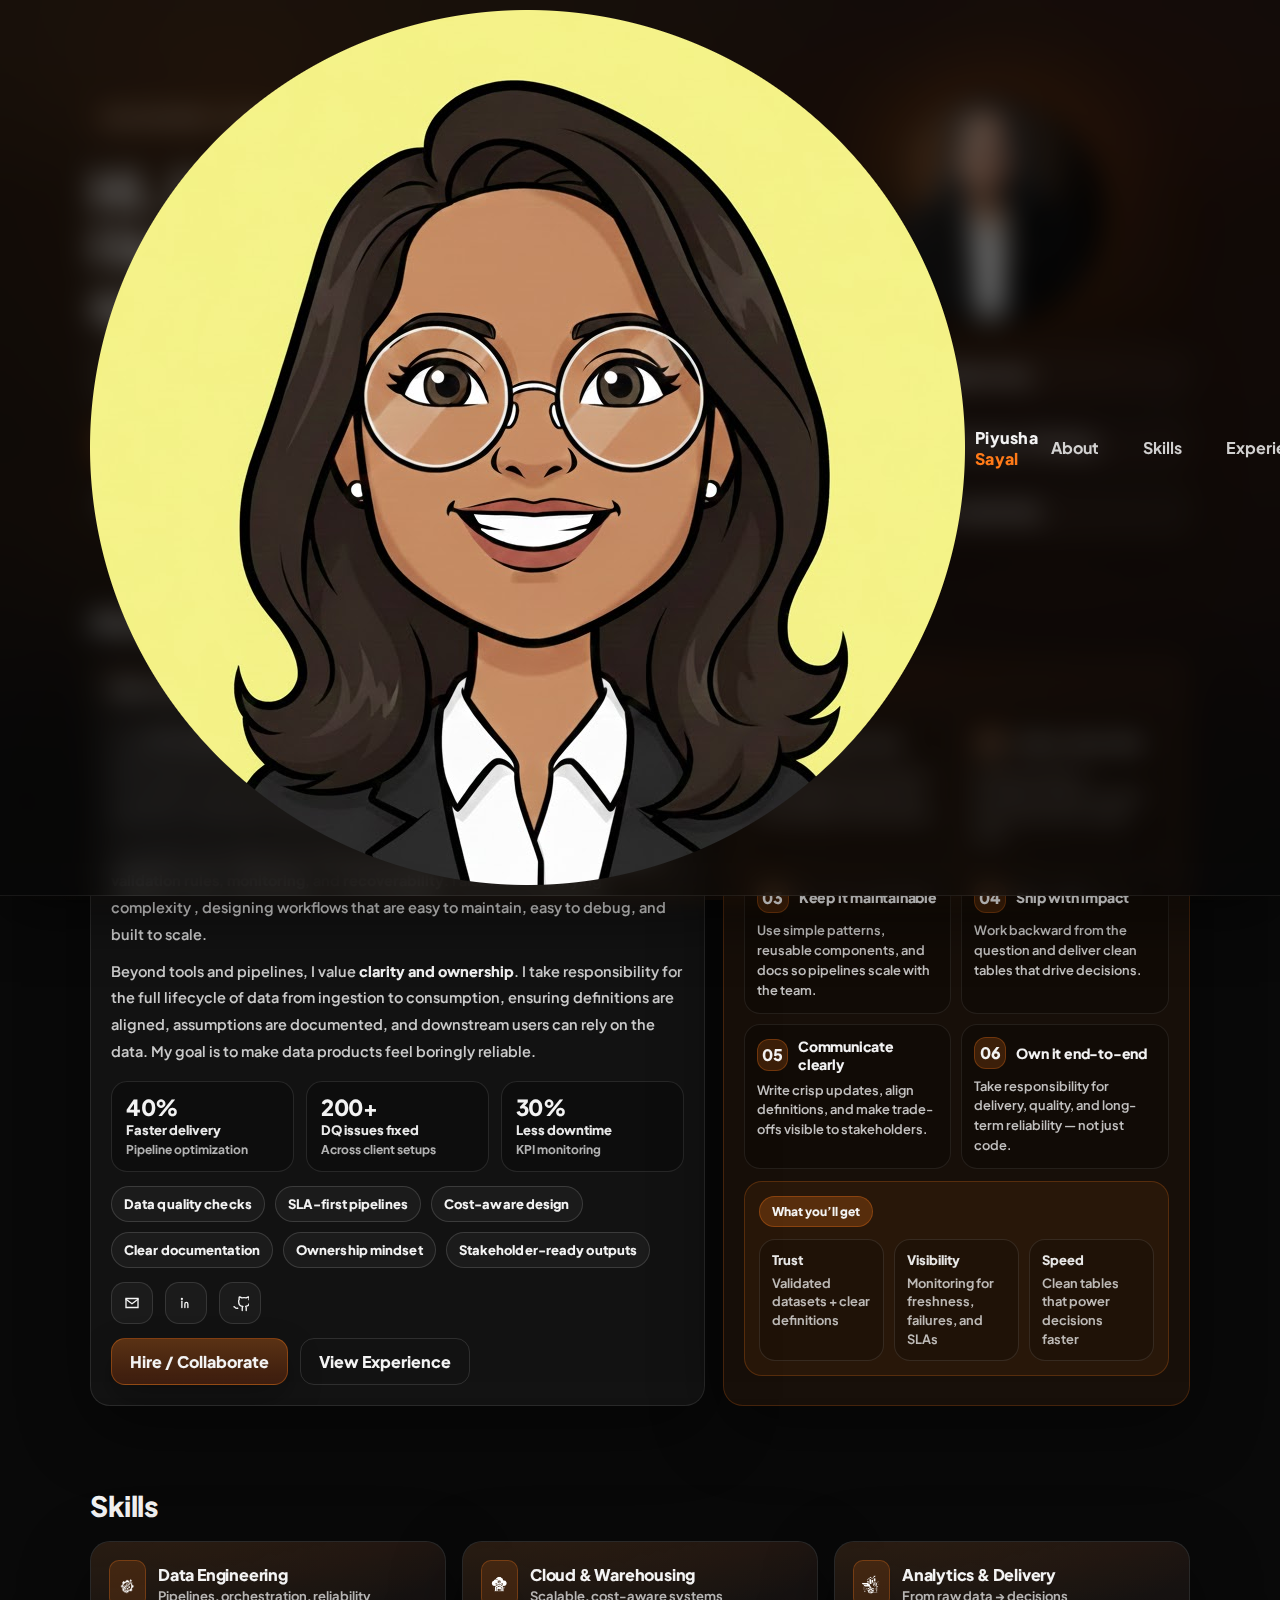
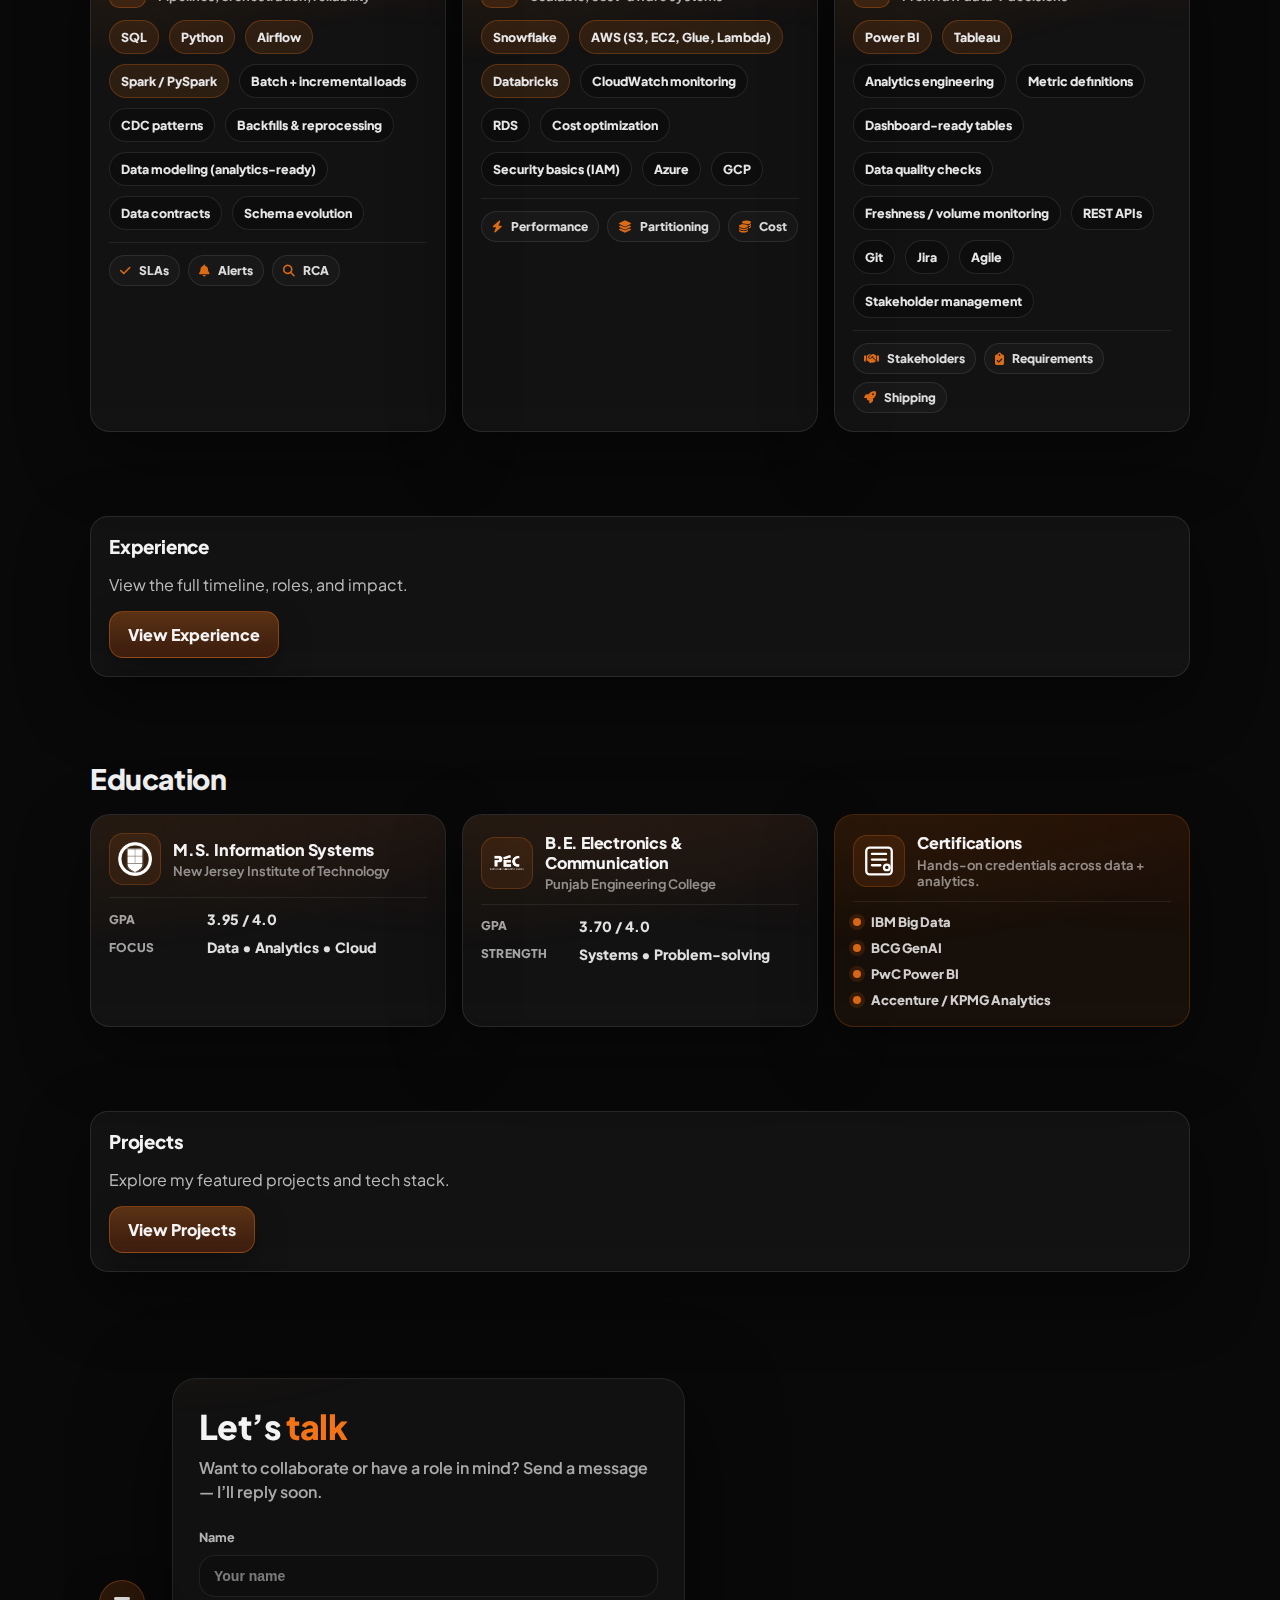
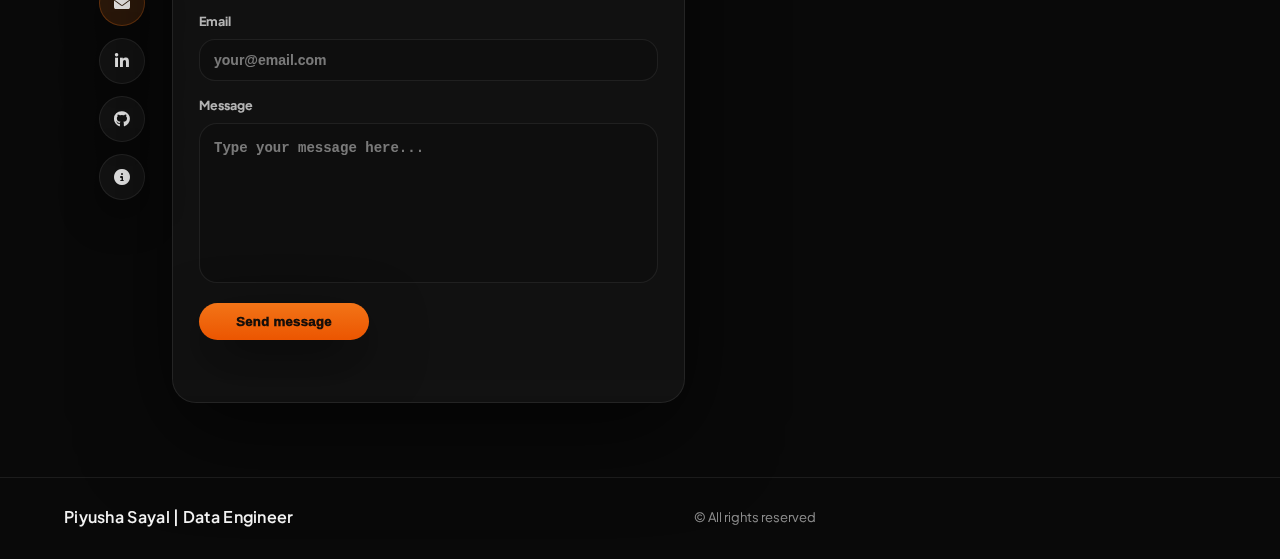
<file: index.html>
<!doctype html>
<html lang="en">
<head>
  <!-- Basic -->
  <meta charset="utf-8" />
  <meta name="viewport" content="width=device-width, initial-scale=1" />
  <title>Piyusha Sayal | Data Engineer</title>

  <!-- Primary SEO -->
  <meta name="description" content="Official website of Piyusha Sayal. Explore projects, portfolio, achievements, and personal journey of Piyusha Sayal.">
  <meta name="keywords" content="Piyusha, Sayal, Piyusha Sayal, Sayal Piyusha, Piyusha portfolio, Piyusha Sayal official, Data Engineer, Data Analytics">
  <meta name="author" content="Piyusha Sayal">
  <meta name="publisher" content="Piyusha Sayal" />
  <meta name="copyright" content="Piyusha Sayal" />
  <meta name="robots" content="index, follow, max-snippet:-1, max-image-preview:large, max-video-preview:-1">
  <meta name="googlebot" content="index, follow">
  <meta name="bingobot" content="index, follow">

  <!-- Canonical -->
  <link rel="canonical" href="https://www.piyushasayal.com/" />

  <!-- Open Graph (Facebook, LinkedIn) -->
  <meta property="og:type" content="website">
  <meta property="og:title" content="Piyusha Sayal | Data Engineer ">
  <meta property="og:description" content="Discover the official website of Piyusha Sayal. Learn more about projects, work, and achievements.">
  <meta property="og:url" content="https://www.piyushasayal.com/">
  <meta property="og:image" content="https://www.piyushasayal.com/assets/img/og-image.png">
 <meta property="og:image:alt" content="Piyusha Sayal portfolio cover" />
  <meta property="og:site_name" content="Piyusha Sayal">

  <!-- Twitter -->
  <meta name="twitter:card" content="summary_large_image">
  <meta name="twitter:title" content="Piyusha Sayal | Data Engineer">
  <meta name="twitter:description" content="Official website of Piyusha Sayal showcasing portfolio and work.">
  <meta name="twitter:image" content="https://www.yourdomain.com/assets/img/og-image.png">

  <!-- Favicon -->
  <link rel="icon" type="image/png" href="assets/img/favicon.png">

  <!-- Fonts -->
  <link rel="preconnect" href="https://fonts.googleapis.com">
  <link rel="preconnect" href="https://fonts.gstatic.com" crossorigin>
  <link href="https://fonts.googleapis.com/css2?family=Plus+Jakarta+Sans:wght@400;600;700;800;900&display=swap" rel="stylesheet">

  <!-- Icons -->
  <link rel="stylesheet"
    href="https://cdnjs.cloudflare.com/ajax/libs/font-awesome/6.5.0/css/all.min.css"
    referrerpolicy="no-referrer" />

  <!-- Styles -->
  <link rel="stylesheet" href="./style.css" />

  <!-- Web App Manifest -->
  <link rel="manifest" href="/manifest.json">

  <!-- Theme Color -->
  <meta name="theme-color" content="#000000">

  <!-- Structured Data (JSON-LD) -->
  <script type="application/ld+json">
  {
    "@context": "https://schema.org",
    "@type": "Person",
    "name": "Piyusha Sayal",
    "url": "https://www.piyushasayal.com/",
    "image": "https://www.piyushasayal.com/assets/img/profile.jpg",
    "sameAs": [
      "https://www.linkedin.com/in/piyusha-sayal",
      "https://github.com/piyusha-sayal"
    ],
    "jobTitle": []"Data Engineer", "Data Analyst"],
    "description": "Piyusha Sayal is a professional showcasing work, projects, and achievements on the official website.",
    "knowsAbout": [
      "Data Engineer",
      "Data Analyst",
      "Cloud Analytics",
      "Data Science",
      "Airflow",
      "Python",
      "SQL",
      "ETL"
    ]
  }
  </script>

</head>

<body id="top">
  <!-- ====== Navbar ====== -->
 <header class="nav" id="top">
  <div class="container nav__inner">
    <a class="brand" href="#top" aria-label="Go to top">
      <img class="brand__logo" src="./assets/img/favicon.png" alt="Piyusha Sayal logo" />
      <span class="brand__name">Piyusha <span class="brand__accent">Sayal</span></span>
    </a>

    <!-- Mobile hamburger -->
    <button
      class="nav__toggle"
      type="button"
      aria-label="Open menu"
      aria-expanded="false"
      aria-controls="navMenu"
    >
      <span></span><span></span><span></span>
    </button>

    <!-- Menu -->
   <nav class="nav__menu" aria-label="Primary">
  <a class="nav__link" href="index.html#about" data-nav="about">About</a>
  <a class="nav__link" href="index.html#skills" data-nav="skills">Skills</a>
  <a class="nav__link" href="experience.html" data-nav="experience">Experience</a>
  <a class="nav__link" href="index.html#education" data-nav="education">Education</a>
  <a class="nav__link" href="projects.html" data-nav="projects">Projects</a>
  <a class="nav__link nav__cta" href="index.html#contact" data-nav="contact">Contact</a>
</nav>

  </div>
</header>


  <!-- ====== Hero ====== -->
  <section class="hero top">
    <div class="container hero__inner">
      <div class="hero__left">
        <p class="eyebrow">DATA ENGINEER • CLOUD • PIPELINES</p>
        <h1 class="hero__title">
  Hi, I’m <span class="accent">Piyusha</span><br />
  I build <span class="accent rotateWord" id="rotateWord">scalable</span> data<br />
  systems.
</h1>


        <p class="hero__subtitle">
          I design reliable ETL workflows, improve data quality, and ship analytics-ready datasets using SQL, Python,
          Spark, Airflow and cloud services.
        </p>

        <div class="hero__actions">
          <a class="btn btn--primary"
   href="assets/docs/Piyusha_Sayal_Resume.pdf"
   download>
  Download Resume
</a>

<a class="btn btn--ghost"
   href="assets/docs/Piyusha_Sayal_Resume.pdf"
   target="_blank"
   rel="noopener">
  View Resume
</a>

          <a class="btn btn--ghost" href="#contact">Contact</a>
        </div>

        <div class="hero__chips">
          <span class="chip">PySpark</span>
          <span class="chip">Airflow</span>
          <span class="chip">Snowflake</span>
          <span class="chip">AWS</span>
          <span class="chip">Databricks</span>
        </div>
      </div>

      <div class="hero__right">
        <div class="avatar">
  <div class="avatar__ring">
    <div class="avatar__disc">
      <img src="./assets/img/contact-photo.svg" alt="Profile photo" />
    </div>
  </div>
</div>


        <div class="hero__stats">
          <div class="hero-achievements">
  <div class="achCard">
    <div class="achTitle">4+ Years of Data Engineering</div>
  </div>

  <div class="achCard">
    <div class="achTitle">Entrepreneurship & Product Thinking</div>
  </div>

  <div class="achCard">
    <div class="achTitle">Marketing & Event Leadership</div>
  </div>
</div>

        </div>
      </div>
    </div>
  </section>

  <!-- ====== About ====== -->
  <section class="section" id="about">
  <div class="container">
    <div class="section__head">
      <h2 class="section__title">About</h2>
    </div>

    <div class="grid2">

      <!-- LEFT: WHO I AM -->
      <div class="card aboutCard">
        <h3 class="card__title">Who I am</h3>

        <p class="muted aboutText">
          I’m a <b>Data Engineer</b> who enjoys building data systems that teams can trust. My work sits at the
          intersection of engineering and analytics — turning raw, inconsistent inputs into clean, query-ready datasets
          that power dashboards, reporting, and product decisions.
        </p>

        <p class="muted aboutText">
          I care about the details that make pipelines production-ready: <b>data contracts</b>, <b>validation rules</b>,
          <b>monitoring</b>, and <b>recoverability</b>. I also love simplifying complexity , designing workflows that are
          easy to maintain, easy to debug, and built to scale.
        </p>

        <!-- NEW: extra paragraph (replaces the facts list) -->
        <p class="muted aboutText">
          Beyond tools and pipelines, I value <b>clarity and ownership</b>. I take responsibility for the full lifecycle
          of data from ingestion to consumption, ensuring definitions are aligned, assumptions are documented, and
          downstream users can rely on the data. My goal is to make data products feel
          boringly reliable.
        </p>

        <!-- Highlights -->
        <div class="aboutHighlights">
          <div class="aStat">
            <div class="aStat__num">40%</div>
            <div class="aStat__label">Faster delivery</div>
            <div class="aStat__note">Pipeline optimization</div>
          </div>
          <div class="aStat">
            <div class="aStat__num">200+</div>
            <div class="aStat__label">DQ issues fixed</div>
            <div class="aStat__note">Across client setups</div>
          </div>
          <div class="aStat">
            <div class="aStat__num">30%</div>
            <div class="aStat__label">Less downtime</div>
            <div class="aStat__note">KPI monitoring</div>
          </div>
        </div>

        <!-- Strength chips -->
        <div class="aboutPillGrid">
          <span class="aboutPill">Data quality checks</span>
          <span class="aboutPill">SLA-first pipelines</span>
          <span class="aboutPill">Cost-aware design</span>
          <span class="aboutPill">Clear documentation</span>
          <span class="aboutPill">Ownership mindset</span>
          <span class="aboutPill">Stakeholder-ready outputs</span>
        </div>


        <!-- Social icons -->
        <div class="socialRow" aria-label="Social links">
          <a class="socialIcon" href="mailto:piyusha.2510@gmail.com" aria-label="Email" title="Email">
            <svg viewBox="0 0 24 24" fill="none">
              <path d="M4 6h16v12H4V6Z" stroke="currentColor" stroke-width="1.8"/>
              <path d="m4 7 8 6 8-6" stroke="currentColor" stroke-width="1.8" stroke-linecap="round" stroke-linejoin="round"/>
            </svg>
          </a>

          <a class="socialIcon" href="https://www.linkedin.com/in/piyusha-sayal/" target="_blank" rel="noopener"
             aria-label="LinkedIn" title="LinkedIn">
            <svg viewBox="0 0 24 24" fill="none">
              <path d="M6.5 9.5V18" stroke="currentColor" stroke-width="1.8" stroke-linecap="round"/>
              <path d="M6.5 6.6h.01" stroke="currentColor" stroke-width="3" stroke-linecap="round"/>
              <path d="M10.5 18v-4.6c0-1.3.7-2.2 2-2.2 1.4 0 2 1 2 2.3V18"
                    stroke="currentColor" stroke-width="1.8" stroke-linecap="round"/>
            </svg>
          </a>

          <!-- Replace # with your GitHub link -->
          <a class="socialIcon" href="#" aria-label="GitHub" title="GitHub">
            <svg viewBox="0 0 24 24" fill="none">
              <path d="M9 19c-3.5 1-3.5-2-5-2" stroke="currentColor" stroke-width="1.8" stroke-linecap="round"/>
              <path d="M15 22v-3.3c0-.9.3-1.5.8-2-2.7-.3-5.5-1.3-5.5-6A4.6 4.6 0 0 1 11 7.2c-.1-.3-.5-1.6.1-3.2
                       0 0 1-.3 3.3 1.2a11.3 11.3 0 0 1 6 0C22.7 3.7 23.7 4 23.7 4c.6 1.6.2 2.9.1 3.2a4.6 4.6 0 0 1 1.2 3.3
                       c0 4.7-2.8 5.7-5.5 6 .5.5.8 1.2.8 2V22"
                    stroke="currentColor" stroke-width="1.8" stroke-linecap="round" stroke-linejoin="round"/>
            </svg>
          </a>
        </div>

        <div class="card__actions">
          <a class="btn btn--primary" href="#contact">Hire / Collaborate</a>
          <a class="btn btn--ghost" href="#experience">View Experience</a>
        </div>
      </div>

      <!-- RIGHT: HOW I WORK -->
      <!-- RIGHT: HOW I WORK -->
<div class="card card--soft aboutRight">
  <h3 class="card__title">How I work</h3>

  <div class="aboutRight__grid">
    <div class="miniCard">
      <div class="miniCard__top">
        <span class="miniCard__badge">01</span>
        <h4>Design for trust</h4>
      </div>
      <p class="muted">Define clear inputs/outputs, add validation checks, and keep datasets reproducible.</p>
    </div>

    <div class="miniCard">
      <div class="miniCard__top">
        <span class="miniCard__badge">02</span>
        <h4>Make it observable</h4>
      </div>
      <p class="muted">Monitor freshness, anomalies, failures, and SLA risks so issues are caught early.</p>
    </div>

    <div class="miniCard">
      <div class="miniCard__top">
        <span class="miniCard__badge">03</span>
        <h4>Keep it maintainable</h4>
      </div>
      <p class="muted">Use simple patterns, reusable components, and docs so pipelines scale with the team.</p>
    </div>

    <div class="miniCard">
      <div class="miniCard__top">
        <span class="miniCard__badge">04</span>
        <h4>Ship with impact</h4>
      </div>
      <p class="muted">Work backward from the question and deliver clean tables that drive decisions.</p>
    </div>

    <!-- NEW 05 -->
    <div class="miniCard">
      <div class="miniCard__top">
        <span class="miniCard__badge">05</span>
        <h4>Communicate clearly</h4>
      </div>
      <p class="muted">Write crisp updates, align definitions, and make trade-offs visible to stakeholders.</p>
    </div>

    <!-- NEW 06 -->
    <div class="miniCard">
      <div class="miniCard__top">
        <span class="miniCard__badge">06</span>
        <h4>Own it end-to-end</h4>
      </div>
      <p class="muted">Take responsibility for delivery, quality, and long-term reliability — not just code.</p>
    </div>
  </div>

  <!-- Improved focus (no Stack row) -->
 <div class="valueBox">
  <div class="valueBox__top">
    <span class="valueBox__pill">What you’ll get</span>
    
  </div>

  <div class="valueGrid">
    <div class="valueItem">
      <div class="valueItem__k">Trust</div>
      <div class="valueItem__v">Validated datasets + clear definitions</div>
    </div>

    <div class="valueItem">
      <div class="valueItem__k">Visibility</div>
      <div class="valueItem__v">Monitoring for freshness, failures, and SLAs</div>
    </div>

    <div class="valueItem">
      <div class="valueItem__k">Speed</div>
      <div class="valueItem__v">Clean tables that power decisions faster</div>
    </div>
  </div>
</div>


</div>


    </div>
  </div>
</section>

  <!-- ====== Skills ====== -->
  <section class="section" id="skills">
  <div class="container">
    <div class="section__head">
      <h2 class="section__title">Skills</h2>
    </div>

    <div class="skillsGrid3">

      <!-- 1) Data Engineering -->
      <article class="skillCardX">
        <div class="skillHead">
          <div class="skillIconSvg">
    <img src="assets/icons/dataengineering.svg" alt="Data Engineering icon" />
  </div>

  <!-- TEXT -->
  <div class="skillText">
            <h3 class="skillH">Data Engineering</h3>
            <p class="skillS">Pipelines, orchestration, reliability</p>
          </div>
        </div>

        <div class="chipRow">
          <span class="chip chip--core">SQL</span>
          <span class="chip chip--core">Python</span>
          <span class="chip chip--core">Airflow</span>
          <span class="chip chip--core">Spark / PySpark</span>
          <span class="chip">Batch + incremental loads</span>
          <span class="chip">CDC patterns</span>
          <span class="chip">Backfills & reprocessing</span>
          <span class="chip">Data modeling (analytics-ready)</span>
          <span class="chip">Data contracts</span>
          <span class="chip">Schema evolution</span>
        </div>

        <div class="miniFoot">
          <span class="miniTag"><i class="fa-solid fa-check"></i> SLAs</span>
          <span class="miniTag"><i class="fa-solid fa-bell"></i> Alerts</span>
          <span class="miniTag"><i class="fa-solid fa-magnifying-glass"></i> RCA</span>
        </div>
      </article>

      <!-- 2) Cloud & Warehousing -->
      <article class="skillCardX">
        <div class="skillHead">
          <div class="skillIconSvg">
    <img src="assets/icons/cloudwarehousing.svg" alt="Cloud Warehousing icon" />
  </div>

  <!-- TEXT -->
  <div class="skillText">
            <h3 class="skillH">Cloud & Warehousing</h3>
            <p class="skillS">Scalable, cost-aware systems</p>
          </div>
        </div>

        <div class="chipRow">
          <span class="chip chip--core">Snowflake</span>
          <span class="chip chip--core">AWS (S3, EC2, Glue, Lambda)</span>
          <span class="chip chip--core">Databricks</span>
          <span class="chip">CloudWatch monitoring</span>
          <span class="chip">RDS</span>
          <span class="chip">Cost optimization</span>
          <span class="chip">Security basics (IAM)</span>
          <span class="chip">Azure</span>
          <span class="chip">GCP</span>
        </div>

        <div class="miniFoot">
          <span class="miniTag"><i class="fa-solid fa-bolt"></i> Performance</span>
          <span class="miniTag"><i class="fa-solid fa-layer-group"></i> Partitioning</span>
          <span class="miniTag"><i class="fa-solid fa-coins"></i> Cost</span>
        </div>
      </article>

      <!-- 3) Analytics, BI & Collaboration -->
      <article class="skillCardX">
        <div class="skillHead">
          <div class="skillIconSvg">
    <img src="assets/icons/analytics.svg" alt="Analytics icon" />
  </div>

  <!-- TEXT -->
  <div class="skillText">
            <h3 class="skillH">Analytics & Delivery</h3>
            <p class="skillS">From raw data → decisions</p>
          </div>
        </div>

        <div class="chipRow">
          <span class="chip chip--core">Power BI</span>
          <span class="chip chip--core">Tableau</span>
          <span class="chip">Analytics engineering</span>
          <span class="chip">Metric definitions</span>
          <span class="chip">Dashboard-ready tables</span>
          <span class="chip">Data quality checks</span>
          <span class="chip">Freshness / volume monitoring</span>
          <span class="chip">REST APIs</span>
          <span class="chip">Git</span>
          <span class="chip">Jira</span>
          <span class="chip">Agile</span>
          <span class="chip">Stakeholder management</span>
        </div>

        <div class="miniFoot">
          <span class="miniTag"><i class="fa-solid fa-handshake"></i> Stakeholders</span>
          <span class="miniTag"><i class="fa-solid fa-clipboard-check"></i> Requirements</span>
          <span class="miniTag"><i class="fa-solid fa-rocket"></i> Shipping</span>
        </div>
      </article>

    </div>
  </div>
</section>

<section class="section" id="experiencePreview">
  <div class="container">
    <div class="card">
      <h3 class="card__title">Experience</h3>
      <p class="muted">View the full timeline, roles, and impact.</p>
      <div class="card__actions">
        <a class="btn btn--primary" href="experience.html">View Experience</a>
      </div>
    </div>
  </div>
</section>

  <!-- ====== Education ====== -->
  <section class="section" id="education">
  <div class="container">
    <div class="section__head">
      <h2 class="section__title">Education</h2>
    </div>

    <div class="eduGrid">

      <!-- NJIT -->
      <article class="eduCard">
        <div class="eduTop">
          <div class="eduLogo">
            <img src="assets/logos/njit.png" alt="NJIT logo" />
          </div>
          <div class="eduText">
            <h3 class="eduDegree">M.S. Information Systems</h3>
            <p class="eduSchool muted">New Jersey Institute of Technology</p>
          </div>
        </div>

       <div class="eduMeta">
  <div class="metaRow">
    <span class="metaK">GPA</span>
    <span class="metaV">3.95 / 4.0</span>
  </div>

  <div class="metaRow">
    <span class="metaK">Focus</span>
    <span class="metaV">Data • Analytics • Cloud</span>
  </div>
</div>
      </article>

      <!-- PEC -->
      <article class="eduCard">
        <div class="eduTop">
          <div class="eduLogo">
            <img src="assets/logos/pec.webp" alt="PEC logo" />
          </div>
          <div class="eduText">
            <h3 class="eduDegree">B.E. Electronics & Communication</h3>
            <p class="eduSchool muted">Punjab Engineering College</p>
          </div>
        </div>

       <div class="eduMeta">
  <div class="metaRow">
    <span class="metaK">GPA</span>
    <span class="metaV">3.70 / 4.0</span>
  </div>

  <div class="metaRow">
    <span class="metaK">Strength</span>
    <span class="metaV">Systems • Problem-solving</span>
  </div>
</div>

      </article>

      <!-- Certifications -->
      <article class="eduCard eduCard--soft">
        <div class="eduTop">
          <div class="eduLogo">
         <img src="assets/logos/certificate.svg" alt="Certifications" />
          </div>

          <div class="eduText">
            <h3 class="eduDegree">Certifications</h3>
            <p class="eduSchool muted">Hands-on credentials across data + analytics.</p>
          </div>
        </div>

        <div class="certList">
          <div class="certItem">
            <span class="certDot"></span>
            <span class="certName">IBM Big Data</span>
          </div>
          <div class="certItem">
            <span class="certDot"></span>
            <span class="certName">BCG GenAI</span>
          </div>
          <div class="certItem">
            <span class="certDot"></span>
            <span class="certName">PwC Power BI</span>
          </div>
          <div class="certItem">
            <span class="certDot"></span>
            <span class="certName">Accenture / KPMG Analytics</span>
          </div>
        </div>
      </article>

    </div>
  </div>
</section>


  <!-- ====== Projects ====== -->
<section class="section" id="projectsPreview">
  <div class="container">
    <div class="card">
      <h3 class="card__title">Projects</h3>
      <p class="muted">Explore my featured projects and tech stack.</p>
      <div class="card__actions">
        <a class="btn btn--primary" href="projects.html">View Projects</a>
      </div>
    </div>
  </div>
</section>

  <!-- ====== Contact ====== -->
  <section class="section" id="contact">
  <div class="container">
    <div class="contactHero">

      <!-- LEFT: Social dock -->
      <aside class="socialDock" aria-label="Social links">

        <a class="dockBtn is-accent" href="mailto:piyusha.2510@gmail.com" title="Email" aria-label="Email">
          <i class="fa-solid fa-envelope"></i>
        </a>

        <a class="dockBtn" href="https://www.linkedin.com/in/piyusha-sayal" target="_blank" rel="noopener" title="LinkedIn" aria-label="LinkedIn">
          <i class="fa-brands fa-linkedin-in"></i>
        </a>

        <a class="dockBtn" href="https://github.com/piyusha-sayal" target="_blank" rel="noopener" title="GitHub" aria-label="GitHub">
          <i class="fa-brands fa-github"></i>
        </a>

        <a class="dockBtn" href="#about" title="About" aria-label="About">
          <i class="fa-solid fa-circle-info"></i>
        </a>
      </aside>

      <!-- CENTER: Form -->
      <div class="talkCard">
        <h2 class="talkTitle">Let’s <span>talk</span></h2>
        <p class="talkSub">
          Want to collaborate or have a role in mind? Send a message — I’ll reply soon.
        </p>

        <form class="talkForm" action="https://formsubmit.co/piyusha.2510@gmail.com" method="POST" data-ajax="true">
          <!-- FormSubmit config -->
          <input type="hidden" name="_subject" value="New message from portfolio" />
          <input type="hidden" name="_template" value="table" />
          <input type="hidden" name="_captcha" value="false" />
          <input type="text" name="_honey" style="display:none" tabindex="-1" autocomplete="off" />

          <label class="talkLabel" for="t_name">Name</label>
          <input id="t_name" name="name" class="talkInput" type="text" placeholder="Your name" required />

          <label class="talkLabel" for="t_email">Email</label>
          <input id="t_email" name="email" class="talkInput" type="email" placeholder="your@email.com" required />

          <label class="talkLabel" for="t_msg">Message</label>
          <textarea id="t_msg" name="message" class="talkArea" rows="6" placeholder="Type your message here..." required></textarea>

          <button class="talkBtn" type="submit">
            <span class="btn__text">Send message</span>
            <span class="btn__spinner" aria-hidden="true"></span>
          </button>

          <div class="formToast" role="status" aria-live="polite"></div>
        </form>
      </div>

    </div>
  </div>
</section>



  <!-- Back to top floating -->
<footer class="siteFooter">
  <div class="footerInner">
    <div class="footerLeft">
      <span class="footerName">Piyusha Sayal | Data Engineer</span>
    </div>

    <div class="footerCenter">
      <span>© <span id="year"></span> All rights reserved</span>
    </div>

    <div class="footerRight">
      <button class="toTop" type="button" aria-label="Back to top">Back to Top</button>

    </div>
  </div>
</footer>


  <script src="./app.js"></script>
</body>
</html>
</file>
<file: style.css>
/* =========================================================
   THEME TOKENS / GLOBAL BASE
========================================================= */

:root{
  --bg:#090909;
  --panel:#101010;
  --panel2:#0d0d0d;
  --text:#f3f3f3;
  --muted:rgba(255,255,255,.72);

  /* orange theme */
  --accent:#ff7a18;
  --accent2:#ff4d00;
  --ring: rgba(255, 122, 24, .55);

  --border:rgba(255,255,255,.10);
  --shadow: 0 24px 70px rgba(0,0,0,.45);
  --radius: 18px;

  --font-ui: "Plus Jakarta Sans", system-ui, -apple-system, Segoe UI, Roboto, Arial, sans-serif;

  /* ✅ navbar height reserve (reduced to remove top gap) */
  --navH: 68px;

  /* optional: prevent content from hiding behind navbar when clicking anchors */
  scroll-padding-top: var(--navH);
}

*{box-sizing:border-box}
html,body{height:100%}

/* =========================================================
   ✅ BACKGROUND (continuous glow, no “page break” band)
========================================================= */

body{
  margin:0;
  font-family: var(--font-ui);
  color:var(--text);

  /* ✅ continuous gradient flow (top → mid → bottom) */
  background:
    radial-gradient(1100px 620px at 18% 8%,  rgba(255,122,24,.20), transparent 62%),
    radial-gradient(1100px 620px at 86% 14%, rgba(255,77,0,.14),  transparent 64%),

    radial-gradient(900px 520px  at 22% 55%, rgba(255,122,24,.10), transparent 65%),
    radial-gradient(900px 520px  at 82% 62%, rgba(255,77,0,.08),  transparent 66%),

    radial-gradient(1000px 560px at 50% 105%, rgba(255,122,24,.10), transparent 68%),

    linear-gradient(180deg,
      rgba(255,255,255,.03) 0%,
      transparent 22%,
      rgba(255,122,24,.03) 55%,
      transparent 78%
    ),

    var(--bg);

  overflow-x:hidden;

  /* ✅ reserve space for fixed navbar */
  padding-top: var(--navH);
}

/* keeps glow stable on desktop scroll, avoids mobile jitter */
@media (min-width: 981px){
  body{ background-attachment: fixed; }
}
@media (max-width: 980px){
  body{ background-attachment: scroll; }
}

.container{
  width:min(1100px, 92%);
  margin-inline:auto;
}

a{color:inherit; text-decoration:none}
.muted{color:var(--muted)}
.tiny{font-size:12px; margin-top:10px}

/* =========================================================
   NAVBAR
========================================================= */

.nav{
  position: fixed;
  top:0;
  left:0;
  right:0;
  width:100%;
  z-index:999999;

  backdrop-filter: blur(14px);
  background: rgba(5,5,5,.55);
  border-bottom: 1px solid rgba(255,255,255,.07);

  /* ✅ subtle premium lift */
  box-shadow: 0 18px 60px rgba(0,0,0,.45);
}

.nav__inner{
  display:flex;
  align-items:center;
  justify-content:space-between;
  padding:10px 0; /* ✅ slightly tighter */
}

.brand{
  display:flex;
  align-items:center;
  gap:10px;
}

.brand__dot{
  width:12px; height:12px;
  border-radius:999px;
  background: linear-gradient(180deg, var(--accent), var(--accent2));
  box-shadow: 0 0 22px rgba(255,122,24,.55);
}

.brand__name{font-weight:900; letter-spacing:.3px}
.brand__accent{color:var(--accent)}

.nav__menu{
  display:flex;
  align-items:center;
  gap:18px;
}

.nav__link{
  font-weight:700;
  opacity:.85;
  padding:10px 12px;
  border-radius:999px;
  border:1px solid transparent;
}

.nav__link:hover{
  opacity:1;
  border-color: rgba(255,255,255,.10);
  background: rgba(255,255,255,.04);
}

.nav__link.is-active{
  opacity:1;
  border-color: rgba(255,122,24,.35);
  background: rgba(255,122,24,.10);
}

.nav__cta{
  background: linear-gradient(180deg, rgba(255,122,24,.22), rgba(255,77,0,.18));
  border-color: rgba(255,122,24,.30);
}

/* mobile toggle */
.nav__toggle{
  display:none;
  width:44px; height:44px;
  border-radius:12px;
  border:1px solid rgba(255,255,255,.10);
  background: rgba(255,255,255,.04);
  cursor:pointer;
  align-items:center;
  justify-content:center;
  gap:5px;
}

.nav__toggle span{
  display:block;
  width:18px; height:2px;
  background: rgba(255,255,255,.85);
  border-radius:2px;
}

/* =========================================================
   HERO
========================================================= */

.hero{
  /* ✅ move everything up (remove “top padding” look) */
  padding:22px 0 26px;
}

.hero__inner{
  display:grid;
  grid-template-columns: 1.25fr .75fr;
  gap:22px;              /* ✅ was too tight */
  align-items:start;      /* ✅ cleaner than center */
  padding-top:0;
  margin-top:0;
}

.eyebrow{
  display:inline-block;
  padding:8px 12px;
  border-radius:999px;
  border:1px solid rgba(255,122,24,.25);
  background: rgba(255,122,24,.08);
  color: rgba(255,255,255,.85);
  letter-spacing:.7px;
  font-size:12px;
  font-weight:800;
}

.hero__title{
  margin:14px 0 10px;
  font-size: clamp(34px, 4.2vw, 54px);
  line-height:1.05;
  letter-spacing:-0.8px;
  font-weight:950;
}

.accent{color:var(--accent); text-shadow:0 14px 40px rgba(255,122,24,.22)}

.hero__subtitle{
  font-size:16px;
  line-height:1.8;
  max-width: 60ch;
  color: rgba(255,255,255,.78);
}

.hero__actions{
  display:flex;
  gap:12px;
  flex-wrap:wrap;
  margin-top:18px;
}

.btn{
  display:inline-flex;
  align-items:center;
  justify-content:center;
  gap:10px;
  padding:12px 18px;
  border-radius:14px;
  font-weight:900;
  border:1px solid rgba(255,255,255,.12);
  background: rgba(255,255,255,.04);
  box-shadow: 0 14px 34px rgba(0,0,0,.28);
  transition: transform .18s ease, border-color .18s ease, background .18s ease, box-shadow .18s ease;
}
.btn:hover{
  transform: translateY(-2px);
  border-color: rgba(255,122,24,.22);
}

.btn--primary{
  border-color: rgba(255,122,24,.35);
  background: linear-gradient(180deg, rgba(255,122,24,.30), rgba(255,77,0,.18));
}

.btn--ghost{
  background: transparent;
  box-shadow:none;
}

.btn--sm{padding:10px 14px; border-radius:12px; font-weight:850}

.hero__chips{
  display:flex;
  gap:10px;
  flex-wrap:wrap;
  margin-top:16px;
}

.chip{
  padding:9px 12px;
  border-radius:999px;
  font-size:13px;
  font-weight:850;
  background: rgba(255,255,255,.04);
  border:1px solid rgba(255,255,255,.10);
}

/* =========================================================
   AVATAR / SPHERE
========================================================= */

.avatar{
  display:flex;
  justify-content:center;
  align-items:center;
}

.avatar__ring{
  width: 240px;
  height: 240px;
  border-radius: 50%;
  padding: 8px;
  background: radial-gradient(circle at 40% 35%, rgba(255,122,24,.35), rgba(0,0,0,.75) 65%);
  box-shadow:
    0 0 0 12px rgba(255,122,24,.06),
    0 35px 90px rgba(0,0,0,.65),
    0 0 110px rgba(255,122,24,.40);
  animation: avatarGlow 4s ease-in-out infinite;
}

.avatar__disc{
  width: 100%;
  height: 100%;
  border-radius: 50%;
  background:
    radial-gradient(circle at 35% 30%, rgba(255,160,80,.25), rgba(0,0,0,.85) 65%);
  border: 1px solid rgba(255,122,24,.25);
  overflow: hidden;
  position: relative;
}

.avatar__disc::after{
  content:"";
  position:absolute;
  inset:0;
  border-radius:50%;
  background: radial-gradient(circle at 50% 18%, rgba(255,255,255,.14), transparent 45%);
  pointer-events:none;
}

.avatar__disc img{
  width:100%;
  height:100%;
  object-fit:cover;
  object-position:center top;
  transform: scale(1.05);
  filter: contrast(1.05) saturate(1.05);
}

@keyframes avatarGlow{
  0%,100%{
    box-shadow:
      0 0 0 12px rgba(255,122,24,.06),
      0 35px 90px rgba(0,0,0,.65),
      0 0 110px rgba(255,122,24,.35);
  }
  50%{
    box-shadow:
      0 0 0 14px rgba(255,122,24,.08),
      0 35px 90px rgba(0,0,0,.65),
      0 0 135px rgba(255,122,24,.48);
  }
}

@media (max-width: 768px){
  .avatar__ring{
    width: 200px;
    height: 200px;
  }
}

/* =========================================================
   HERO STATS + ACHIEVEMENTS
========================================================= */

.hero__stats{
  display:grid;
  gap:12px;
  margin-top:18px;
}

.stat{
  padding:14px 14px 12px;
  border-radius:16px;
  background: rgba(255,255,255,.04);
  border:1px solid rgba(255,255,255,.10);
}

.stat__num{font-size:18px; font-weight:950}
.stat__label{font-size:13px; color:rgba(255,255,255,.78); margin-top:4px}

.hero-achievements{
  display: grid;
  gap: 14px;
  max-width: 520px;
}

.achCard{
  padding: 16px 18px;
  border-radius: 18px;
  background: rgba(255,255,255,.04);
  border: 1px solid rgba(255,255,255,.10);
  box-shadow: 0 18px 55px rgba(0,0,0,.40);
  transition: transform .18s ease, border-color .18s ease, box-shadow .18s ease;
  backdrop-filter: blur(10px);
}

.achCard:hover{
  transform: translateY(-2px);
  border-color: rgba(255,122,24,.28);
  box-shadow: 0 24px 75px rgba(0,0,0,.52);
}

.hero-achievements .achTitle{
  font-size: 16px;
  line-height: 1.25;
  font-weight: 850;
}

.hero-achievements .achSub{
  font-size: 13px;
  line-height: 1.4;
  opacity: .75;
  font-weight: 600;
}

@media (max-width: 768px){
  .hero-achievements .achTitle{ font-size: 15px; }
  .hero-achievements .achSub{ font-size: 12.5px; }
}

/* =========================================================
   SECTIONS / CARDS / GRIDS
========================================================= */

.section{
  padding:42px 0;
  background: transparent !important; /* ✅ keep body background continuous */
}

.section__head{
  display:flex;
  align-items:flex-end;
  justify-content:space-between;
  gap:18px;
  margin-bottom:18px;
}

.section__title{
  font-size: clamp(22px, 2.2vw, 30px);
  margin:0;
  font-weight:950;
  letter-spacing:-0.4px;
}

.section__sub{margin:0; color:rgba(255,255,255,.70)}

.card{
  border-radius: var(--radius);
  background: rgba(255,255,255,.04);
  border: 1px solid rgba(255,255,255,.10);
  box-shadow: var(--shadow);
  padding:18px;
  backdrop-filter: blur(10px);
}

.card--soft{
  background: rgba(255,122,24,.06);
  border-color: rgba(255,122,24,.18);
}

.card__title{margin:0 0 10px; font-weight:950; letter-spacing:-.2px}
.card__actions{display:flex; gap:10px; flex-wrap:wrap; margin-top:14px}

.grid2{
  display:grid;
  grid-template-columns: 1.15fr .85fr;
  gap:16px;
}

.grid3{
  display:grid;
  grid-template-columns: repeat(3, 1fr);
  gap:16px;
}

.meta{display:grid; gap:10px; margin-top:14px}

.meta__item{
  display:flex;
  justify-content:space-between;
  gap:12px;
  padding:12px;
  border-radius:14px;
  background: rgba(0,0,0,.18);
  border:1px solid rgba(255,255,255,.08);
}

.meta__k{opacity:.75; font-weight:800}
.meta__v{font-weight:850}

.list{margin:0; padding-left:18px; line-height:1.85; color:rgba(255,255,255,.82); font-weight:650}
.list--compact{margin-top:10px; line-height:1.75; font-weight:600}

.highlight{
  display:flex;
  align-items:center;
  gap:10px;
  margin-top:14px;
  padding:12px;
  border-radius:14px;
  border: 1px solid rgba(255,122,24,.20);
  background: rgba(255,122,24,.08);
}

.highlight__badge{
  padding:6px 10px;
  border-radius:999px;
  font-size:12px;
  font-weight:950;
  background: rgba(255,122,24,.25);
  border:1px solid rgba(255,122,24,.30);
}

.highlight__text{font-weight:800; opacity:.9}

/* =========================================================
   SKILLS (BASE)
========================================================= */

.skills{
  display:grid;
  grid-template-columns: repeat(3, 1fr);
  gap:16px;
}

.skillCard{
  padding:18px;
  border-radius: var(--radius);
  background: rgba(255,255,255,.04);
  border: 1px solid rgba(255,255,255,.10);
}

.skillCard h3{margin:0 0 10px; font-weight:950}

.pillRow{display:flex; flex-wrap:wrap; gap:10px}

.pill{
  padding:9px 12px;
  border-radius:999px;
  font-size:13px;
  font-weight:900;
  border:1px solid rgba(255,255,255,.12);
  background: rgba(0,0,0,.18);
}

.pill:hover{border-color: rgba(255,122,24,.30)}

/* =========================================================
   TIMELINE
========================================================= */

.timeline{
  position:relative;
  margin-top:10px;
  padding-left:18px;
}

.timeline::before{
  content:"";
  position:absolute;
  left:6px; top:6px; bottom:6px;
  width:2px;
  background: rgba(255,122,24,.30);
}

.tItem{
  position:relative;
  padding-left:18px;
  margin: 0 0 16px;
}

.tDot{
  position:absolute;
  left:0px; top:18px;
  width:14px; height:14px;
  border-radius:999px;
  background: linear-gradient(180deg, var(--accent), var(--accent2));
  box-shadow: 0 0 20px rgba(255,122,24,.45);
}

.tCard{
  border-radius: var(--radius);
  background: rgba(255,255,255,.04);
  border: 1px solid rgba(255,255,255,.10);
  padding:18px;
  backdrop-filter: blur(10px);
}

.tTop{
  display:flex;
  justify-content:space-between;
  align-items:flex-start;
  gap:12px;
  flex-wrap:wrap;
}

.tTop h3{margin:0; font-weight:950}

.tTag{
  padding:8px 12px;
  border-radius:999px;
  border:1px solid rgba(255,122,24,.22);
  background: rgba(255,122,24,.08);
  font-weight:900;
  font-size:13px;
  opacity:.95;
}

/* =========================================================
   PROJECTS
========================================================= */

.projects{
  display:grid;
  grid-template-columns: repeat(3, 1fr);
  gap:16px;
}

.pCard{
  border-radius: 20px;
  border:1px solid rgba(255,255,255,.10);
  background: rgba(255,255,255,.04);
  overflow:hidden;
  transition: transform .22s ease, border-color .22s ease, box-shadow .22s ease;
  backdrop-filter: blur(10px);
}

.pCard:hover{
  transform: translateY(-6px);
  border-color: rgba(255,122,24,.30);
  box-shadow: 0 28px 80px rgba(0,0,0,.55);
}

.pThumb{
  height:150px;
  background:
    radial-gradient(500px 200px at 20% 30%, rgba(255,122,24,.30), transparent 60%),
    rgba(10,10,10,.75);
  border-bottom:1px solid rgba(255,255,255,.08);
}

.pThumb--alt{
  background:
    radial-gradient(520px 200px at 80% 20%, rgba(255,77,0,.28), transparent 60%),
    rgba(10,10,10,.75);
}

.pThumb--alt2{
  background:
    radial-gradient(520px 200px at 50% 20%, rgba(255,122,24,.22), transparent 60%),
    rgba(10,10,10,.75);
}

.pBody{padding:16px}
.pBody h3{margin:0 0 8px; font-weight:950}
.pTags{display:flex; flex-wrap:wrap; gap:8px; margin:12px 0}
.pActions{display:flex; gap:10px; flex-wrap:wrap}

.pThumb--img{
  position: relative;
  overflow: hidden;
}

.pThumb--img img{
  width: 100%;
  height: 100%;
  object-fit: cover;
  object-position: center;
  display: block;
}

/* =========================================================
   CONTACT (BASE)
========================================================= */

.contact{
  display:grid;
  grid-template-columns: 1.1fr .9fr;
  gap:16px;
}

.form{display:grid; gap:12px}

.field label{display:block; font-weight:900; margin-bottom:6px; opacity:.9}

.field input, .field textarea{
  width:100%;
  padding:12px 12px;
  border-radius:14px;
  border:1px solid rgba(255,255,255,.12);
  background: rgba(0,0,0,.22);
  color:var(--text);
  outline:none;
}

.field input:focus, .field textarea:focus{
  border-color: rgba(255,122,24,.35);
  box-shadow: 0 0 0 4px rgba(255,122,24,.14);
}

/* =========================================================
   BACK TO TOP (GLOBAL)
========================================================= */

.toTop{
  position:fixed;
  right:18px;
  bottom:18px;
  width:48px; height:48px;
  border-radius:999px;
  border:1px solid rgba(255,122,24,.30);
  background: rgba(15,15,15,.78);
  color: rgba(255,255,255,.90);
  font-weight:950;
  cursor:pointer;
  display:none;
  box-shadow: 0 18px 50px rgba(0,0,0,.45);
}

.toTop.show{display:inline-grid; place-items:center}

/* =========================================================
   RESPONSIVE (BASE)
========================================================= */

@media (max-width: 980px){
  .hero__inner{grid-template-columns:1fr; text-align:left}
  .avatar{justify-content:flex-start}
  .grid2, .contact{grid-template-columns:1fr}
  .skills{grid-template-columns:1fr}
  .projects{grid-template-columns:1fr}
  .grid3{grid-template-columns:1fr}
  .section__head{flex-direction:column; align-items:flex-start}

  .nav__toggle{display:inline-flex}
  .nav__menu{
    position:fixed;
    top: var(--navH);
    right:14px;
    left:14px;
    padding:14px;
    border-radius:18px;
    background: rgba(5,5,5,.86);
    border:1px solid rgba(255,255,255,.10);
    backdrop-filter: blur(16px);
    display:none;
    flex-direction:column;
    align-items:stretch;
    gap:10px;
    box-shadow: 0 24px 70px rgba(0,0,0,.55);
  }
  .nav__menu.open{display:flex}
}

/* =========================================================
   ICON SIZE FIX (GLOBAL SAFE)
========================================================= */

svg{
  width: 1em;
  height: 1em;
  max-width: 100%;
  max-height: 100%;
  flex-shrink: 0;
}

.socialIcon{
  width: 44px;
  height: 44px;
  display: inline-flex;
  align-items: center;
  justify-content: center;
}

.socialIcon svg{
  width: 20px !important;
  height: 20px !important;
  stroke-width: 1.8;
}

.btn svg{
  width: 18px;
  height: 18px;
}

.meta__item svg,
.fact svg{
  width: 16px;
  height: 16px;
}

/* =========================================================
   ABOUT (PREMIUM FIX)
========================================================= */

#about.section{
  padding-top: 40px;
  padding-bottom: 40px;
}

@media (max-width: 768px){
  #about.section{
    padding-top: 70px;
    padding-bottom: 70px;
  }
}

#about .grid2{
  display:grid;
  grid-template-columns: 1.25fr .95fr;
  gap:18px;
  align-items: stretch;
}

#about .card{
  border-radius: 20px;
  padding: 20px;
  border: 1px solid rgba(255,255,255,.10);
  background: rgba(255,255,255,.04);
  box-shadow: 0 22px 70px rgba(0,0,0,.45);
  position: relative;
  overflow: hidden;
}

#about .card::before{
  content:"";
  position:absolute;
  inset:-40% -25%;
  background:
    radial-gradient(700px 280px at 15% 15%, rgba(255,122,24,.16), transparent 60%),
    radial-gradient(700px 280px at 90% 10%, rgba(255,77,0,.10), transparent 62%);
  pointer-events:none;
  opacity:.85;
}

#about .card > *{ position:relative; }

#about .card__title{
  margin: 0 0 12px;
  font-weight: 950;
  letter-spacing: -0.25px;
  font-size: 18px;
}

#about .aboutText{
  margin: 10px 0 0;
  color: rgba(255,255,255,.78);
  line-height: 1.85;
  font-size: 14.5px;
  font-weight: 600;
}

#about .aboutText b{
  color: rgba(255,255,255,.94);
  font-weight: 950;
}

#about .aboutFacts{
  display:grid;
  grid-template-columns: 1fr;
  gap:10px;
  margin-top: 14px;
}

#about .fact{
  display:flex;
  justify-content: space-between;
  gap:12px;
  padding: 12px 14px;
  border-radius: 14px;
  background: rgba(0,0,0,.22);
  border: 1px solid rgba(255,255,255,.08);
}

#about .fact__k{
  opacity: .72;
  font-weight: 900;
  letter-spacing: .2px;
}

#about .fact__v{
  font-weight: 900;
  opacity: .95;
  text-align:right;
}

#about .socialRow{
  display:flex;
  gap:12px;
  margin-top: 14px;
  align-items:center;
}

#about .socialIcon{
  width:42px; height:42px;
  border-radius: 14px;
  display:inline-flex;
  align-items:center;
  justify-content:center;
  background: rgba(255,255,255,.04);
  border: 1px solid rgba(255,255,255,.12);
  transition: transform .18s ease, border-color .18s ease, box-shadow .18s ease;
}

#about .socialIcon:hover{
  transform: translateY(-2px);
  border-color: rgba(255,122,24,.30);
  box-shadow: 0 18px 45px rgba(0,0,0,.55);
}

#about .socialIcon svg{
  width:18px !important;
  height:18px !important;
}

#about .card__actions{
  display:flex;
  gap:12px;
  flex-wrap:wrap;
  margin-top: 14px !important;
}

#about .aboutRight{
  border-color: rgba(255,122,24,.20);
  background: rgba(255,122,24,.06);
}

#about .aboutRight__grid{
  display:grid;
  grid-template-columns: 1fr 1fr;
  gap: 10px;
  margin-top: 10px;
}

#about .miniCard{
  padding: 12px;
  border-radius: 16px;
  background: rgba(0,0,0,.22);
  border: 1px solid rgba(255,255,255,.08);
  min-height: 96px;
}

#about .miniCard__top{
  display:flex;
  align-items:center;
  gap:10px;
  margin-bottom: 8px;
}

#about .miniCard__badge{
  width:32px; height:32px;
  border-radius: 12px;
  display:grid;
  place-items:center;
  font-weight: 950;
  background: rgba(255,122,24,.18);
  border: 1px solid rgba(255,122,24,.28);
}

#about .miniCard h4{
  margin:0;
  font-weight: 950;
  letter-spacing: -0.2px;
  font-size: 14px;
}

#about .miniCard p{
  margin:0;
  color: rgba(255,255,255,.75);
  line-height: 1.55;
  font-size: 12.8px;
  font-weight: 600;
}

#about .focusBar,
#about .stackLine{
  margin-top: 12px;
  padding: 12px 14px;
  border-radius: 16px;
  display:flex;
  align-items:center;
  justify-content: space-between;
  gap:12px;
}

#about .focusBar{
  border: 1px solid rgba(255,122,24,.22);
  background: rgba(255,122,24,.09);
}

#about .focusBar__pill{
  padding: 7px 12px;
  border-radius: 999px;
  font-size: 12px;
  font-weight: 950;
  background: rgba(255,122,24,.22);
  border: 1px solid rgba(255,122,24,.30);
  white-space:nowrap;
}

#about .focusBar__text{
  font-weight: 900;
  opacity: .92;
  text-align:right;
}

#about .stackLine{
  background: rgba(0,0,0,.22);
  border: 1px solid rgba(255,255,255,.08);
}

#about .stackLine__k{
  opacity:.75;
  font-weight: 950;
  white-space:nowrap;
}

#about .stackLine__v{
  font-weight: 850;
  opacity:.92;
  text-align:right;
}

#about .aboutCard{
  display:flex !important;
  flex-direction:column !important;
}

#about .aboutHighlights{
  display:grid !important;
  grid-template-columns: repeat(3, minmax(0, 1fr)) !important;
  gap: 12px !important;
  margin-top: 16px !important;
}

#about .aStat{
  display:flex !important;
  flex-direction:column !important;
  gap: 4px !important;
  padding: 14px !important;
  border-radius: 16px !important;
  background: rgba(0,0,0,.22) !important;
  border: 1px solid rgba(255,255,255,.10) !important;
  min-height: 88px !important;
}

#about .aStat__num{
  font-size: 22px !important;
  font-weight: 950 !important;
  letter-spacing: -0.4px !important;
  line-height: 1.05 !important;
}

#about .aStat__label{
  font-size: 13px !important;
  font-weight: 900 !important;
  opacity: .96 !important;
  line-height: 1.2 !important;
}

#about .aStat__note{
  font-size: 12px !important;
  font-weight: 700 !important;
  opacity: .72 !important;
  line-height: 1.25 !important;
}

#about .aboutPillGrid{
  display:flex !important;
  flex-wrap:wrap !important;
  gap: 10px !important;
  margin-top: 14px !important;
}

#about .aboutPill{
  display:inline-flex !important;
  align-items:center !important;
  padding: 9px 12px !important;
  border-radius: 999px !important;
  font-size: 13px !important;
  font-weight: 900 !important;
  letter-spacing: .1px !important;
  background: rgba(255,255,255,.04) !important;
  border: 1px solid rgba(255,255,255,.14) !important;
  white-space: nowrap !important;
}

#about .valueBox{
  margin-top: 12px;
  padding: 14px;
  border-radius: 18px;
  border: 1px solid rgba(255,122,24,.22);
  background: rgba(255,122,24,.08);
}

#about .valueBox__top{
  display:flex;
  align-items:flex-start;
  justify-content: space-between;
  gap: 12px;
  margin-bottom: 12px;
}

#about .valueBox__pill{
  padding: 7px 12px;
  border-radius: 999px;
  font-size: 12px;
  font-weight: 950;
  background: rgba(255,122,24,.22);
  border: 1px solid rgba(255,122,24,.30);
  white-space: nowrap;
}

#about .valueBox__title{
  font-weight: 950;
  opacity: .96;
  font-size: 14px;
  text-align: right;
  line-height: 1.2;
}

#about .valueGrid{
  display:grid;
  grid-template-columns: 1fr 1fr 1fr;
  gap: 10px;
}

#about .valueItem{
  padding: 12px;
  border-radius: 16px;
  background: rgba(0,0,0,.22);
  border: 1px solid rgba(255,255,255,.10);
  min-height: 74px;
}

#about .valueItem__k{
  font-weight: 950;
  font-size: 13px;
  opacity: .95;
  margin-bottom: 6px;
}

#about .valueItem__v{
  font-weight: 650;
  font-size: 12.8px;
  opacity: .75;
  line-height: 1.45;
}

@media (max-width: 980px){
  #about .grid2{ grid-template-columns: 1fr; }
  #about .aboutRight__grid{ grid-template-columns: 1fr; }
  #about .focusBar, #about .stackLine{
    flex-direction: column;
    align-items:flex-start;
  }
  #about .focusBar__text, #about .stackLine__v{ text-align:left; }
  #about .aboutHighlights{ grid-template-columns: 1fr !important; }
  #about .valueGrid{ grid-template-columns: 1fr; }
  #about .valueBox__title{ text-align: left; }
}

/* =========================================================
   SKILLS (PREMIUM + RECRUITER FRIENDLY)
========================================================= */

#skills .skillsGrid3{
  display:grid;
  grid-template-columns: repeat(3, minmax(0, 1fr));
  gap: 16px;
  margin-top: 18px;
}

#skills .skillCardX{
  border-radius: 20px;
  padding: 18px;
  background: rgba(255,255,255,.04);
  border: 1px solid rgba(255,255,255,.10);
  box-shadow: 0 22px 70px rgba(0,0,0,.42);
  position: relative;
  overflow: hidden;
  backdrop-filter: blur(10px);
}

#skills .skillCardX::before{
  content:"";
  position:absolute;
  inset:-30% -25%;
  background:
    radial-gradient(650px 260px at 15% 15%, rgba(255,122,24,.14), transparent 60%),
    radial-gradient(650px 260px at 85% 10%, rgba(255,77,0,.10), transparent 62%);
  opacity:.85;
  pointer-events:none;
}

#skills .skillCardX > *{ position:relative; }

#skills .skillHead{
  display:flex;
  gap: 12px;
  align-items:center;
  margin-bottom: 12px;
}

#skills .skillIco{
  width: 44px;
  height: 44px;
  border-radius: 14px;
  display:grid;
  place-items:center;
  background: rgba(255,122,24,.14);
  border: 1px solid rgba(255,122,24,.22);
  color: rgba(255,255,255,.92);
  flex: 0 0 auto;
}

#skills .skillIco i{ font-size: 18px; }

#skills .skillH{
  margin: 0;
  font-size: 16px;
  font-weight: 950;
  letter-spacing: -0.2px;
}

#skills .skillS{
  margin: 3px 0 0;
  font-size: 13px;
  font-weight: 650;
  opacity: .72;
}

#skills .chipRow{
  display:flex;
  flex-wrap: wrap;
  gap: 10px;
}

#skills .chip{
  padding: 8px 11px;
  border-radius: 999px;
  font-size: 12.4px;
  font-weight: 850;
  background: rgba(0,0,0,.24);
  border: 1px solid rgba(255,255,255,.10);
  opacity: .95;
}

#skills .chip--core{
  background: rgba(255,122,24,.12);
  border-color: rgba(255,122,24,.26);
}

#skills .miniFoot{
  display:flex;
  flex-wrap: wrap;
  gap: 8px;
  margin-top: 12px;
  padding-top: 12px;
  border-top: 1px solid rgba(255,255,255,.08);
}

#skills .miniTag{
  display:inline-flex;
  align-items:center;
  gap: 8px;
  padding: 7px 10px;
  border-radius: 999px;
  font-size: 12px;
  font-weight: 850;
  background: rgba(255,255,255,.03);
  border: 1px solid rgba(255,255,255,.10);
  opacity: .9;
}

#skills .miniTag i{
  color: rgba(255,122,24,.95);
  font-size: 12px;
}

.skillHead{
  display:flex;
  align-items:center;
  gap:12px;
}

.skillIconSvg{
  width: 48px;
  height: 48px;
  flex:0 0 36px;
  display:grid;
  place-items:center;
  border-radius:10px;
  background:rgba(255,122,24,.14);
  border:1px solid rgba(255,122,24,.28);
}

.skillIconSvg img{
  width: 35px;
  height: 35px;
  filter: brightness(0) invert(1);
}

.skillText{
  display:flex;
  flex-direction:column;
}

@media (max-width: 980px){
  #skills .skillsGrid3{ grid-template-columns: 1fr; }
}

/* =========================================================
   EDUCATION (PREMIUM + LOGOS)
========================================================= */

#education .eduGrid{
  display:grid;
  grid-template-columns: repeat(3, minmax(0, 1fr));
  gap: 16px;
  margin-top: 18px;
}

#education .eduCard{
  border-radius: 20px;
  padding: 18px;
  background: rgba(255,255,255,.04);
  border: 1px solid rgba(255,255,255,.10);
  box-shadow: 0 22px 70px rgba(0,0,0,.42);
  position: relative;
  overflow: hidden;
  backdrop-filter: blur(10px);
}

#education .eduCard::before{
  content:"";
  position:absolute;
  inset:-30% -25%;
  background:
    radial-gradient(650px 260px at 15% 15%, rgba(255,122,24,.10), transparent 60%),
    radial-gradient(650px 260px at 85% 10%, rgba(255,77,0,.08), transparent 62%);
  opacity:.85;
  pointer-events:none;
}

#education .eduCard > *{ position:relative; }

#education .eduTop{
  display:flex;
  align-items:center;
  gap: 12px;
  margin-bottom: 12px;
}

#education .eduLogo{
  width: 52px;
  height: 52px;
  flex: 0 0 52px;
  border-radius: 14px;
  display:grid;
  place-items:center;
  background: rgba(255,122,24,.10);
  border: 1px solid rgba(255,122,24,.22);
}

#education .eduLogo img{
  width: 34px;
  height: 34px;
  object-fit: contain;
  display:block;
  filter: brightness(0) invert(1);
}

#education .eduLogo--badge{
  display: grid;
  place-items: center;
  color: rgba(255,255,255,.92);
  font-size: 18px;
}

#education .eduLogo--badge i{
  font-size: 20px;
  line-height: 1;
}

#education .eduDegree{
  margin: 0;
  font-size: 16px;
  font-weight: 950;
  letter-spacing: -0.2px;
  line-height: 1.2;
}

#education .eduSchool{
  margin: 4px 0 0;
  font-weight: 650;
  opacity: .72;
  font-size: 13px;
}

#education .eduMeta{
  display:grid;
  gap: 10px;
  margin-top: 10px;
  padding-top: 12px;
  border-top: 1px solid rgba(255,255,255,.08);
}

#education .eduCard--soft{
  border-color: rgba(255,122,24,.22);
  background: rgba(255,122,24,.06);
}

#education .certList{
  display:grid;
  gap: 10px;
  margin-top: 10px;
  padding-top: 12px;
  border-top: 1px solid rgba(255,255,255,.08);
}

#education .certItem{
  display:flex;
  align-items:center;
  gap: 10px;
  font-size: 13px;
  font-weight: 800;
  opacity: .92;
}

#education .certDot{
  width: 8px;
  height: 8px;
  border-radius: 999px;
  background: rgba(255,122,24,.9);
  box-shadow: 0 0 0 4px rgba(255,122,24,.14);
}

#education .certName{ opacity: .92; }

#education .metaRow{
  display: grid;
  grid-template-columns: 86px 1fr;
  align-items: center;
  gap: 12px;
}

#education .metaK{
  font-size: 12px;
  font-weight: 900;
  letter-spacing: .2px;
  text-transform: uppercase;
  opacity: .65;
}

#education .metaV{
  font-size: 14px;
  font-weight: 850;
  opacity: .92;
}

@media (max-width: 980px){
  #education .eduGrid{ grid-template-columns: 1fr; }
  #education .metaRow{ grid-template-columns: 78px 1fr; }
}

/* =========================================================
   CONTACT — "LET'S TALK" LAYOUT (Premium)
========================================================= */

#contact{
  -webkit-font-smoothing: antialiased;
  text-rendering: optimizeLegibility;
}

#contact .contactHero{
  position: relative;
  display: grid;
  grid-template-columns: 64px 1fr 0.95fr;
  gap: 18px;
  align-items: center;
  padding: 22px 0 12px;
  align-items: stretch !important;
}

#contact .socialDock{
  display: flex;
  flex-direction: column;
  gap: 12px;
  align-items: center;
  justify-content: center;
  position: sticky;
  top: 120px;
}

#contact .dockBtn{
  width: 46px;
  height: 46px;
  border-radius: 999px;
  display: grid;
  place-items: center;
  text-decoration: none;
  background: rgba(255,255,255,.04);
  border: 1px solid rgba(255,255,255,.08);
  color: rgba(255,255,255,.90);
  box-shadow: 0 14px 40px rgba(0,0,0,.45);
  transition: transform .18s ease, border-color .18s ease, background .18s ease, box-shadow .18s ease;
}

#contact .dockBtn:hover{
  transform: translateY(-2px);
  border-color: rgba(255,122,24,.22);
  background: rgba(0,0,0,.18);
  box-shadow: 0 20px 60px rgba(0,0,0,.60);
}

#contact .dockBtn.is-accent{
  background: rgba(255,122,24,.14);
  border-color: rgba(255,122,24,.28);
}

#contact .talkCard{
  border-radius: 24px;
  padding: 26px;
  background: rgba(255,255,255,.035);
  border: 1px solid rgba(255,255,255,.08);
  box-shadow: 0 28px 90px rgba(0,0,0,.60);
  position: relative;
  overflow: hidden;
  backdrop-filter: blur(10px);
}

#contact .talkCard::before{
  content:"";
  position: absolute;
  inset: -40% -30%;
  background:
    radial-gradient(560px 260px at 18% 12%, rgba(255,122,24,.12), transparent 60%),
    radial-gradient(520px 260px at 86% 8%, rgba(255,77,0,.08), transparent 62%);
  opacity: .75;
  pointer-events:none;
}

#contact .talkCard > *{ position: relative; }

#contact .talkTitle{
  margin: 0;
  font-size: 34px;
  font-weight: 950;
  letter-spacing: -0.6px;
}

#contact .talkTitle span{ color: rgba(255,122,24,.95); }

#contact .talkSub{
  margin: 8px 0 18px;
  opacity: .68;
  font-weight: 600;
  line-height: 1.55;
  max-width: 48ch;
}

#contact .talkForm{ display: grid; gap: 10px; }

#contact .talkLabel{
  font-size: 12.5px;
  font-weight: 750;
  opacity: .72;
  margin-top: 6px;
}

#contact .talkInput,
#contact .talkArea{
  width: 100%;
  border: 1px solid rgba(255,255,255,.08);
  background: rgba(0,0,0,.18);
  color: rgba(255,255,255,.92);
  border-radius: 16px;
  padding: 12px 14px;
  font-size: 14px;
  font-weight: 650;
  outline: none;
  transition: border-color .18s ease, box-shadow .18s ease, background .18s ease, transform .18s ease;
}

#contact .talkArea{
  border-radius: 18px;
  min-height: 160px;
  resize: none;
  padding-top: 14px;
  line-height: 1.5;
}

#contact .talkInput::placeholder,
#contact .talkArea::placeholder{
  color: rgba(255,255,255,.45);
  font-weight: 550;
}

#contact .talkInput:focus,
#contact .talkArea:focus{
  border-color: rgba(255,122,24,.22);
  box-shadow: 0 0 0 4px rgba(255,122,24,.10);
  background: rgba(0,0,0,.22);
  transform: translateY(-1px);
}

#contact .talkBtn{
  margin-top: 10px;
  width: 170px;
  border: none;
  cursor: pointer;
  border-radius: 999px;
  padding: 11px 16px;
  font-weight: 950;
  letter-spacing: .2px;
  color: rgba(10,10,10,.95);
  background: linear-gradient(180deg, rgba(255,122,24,.95), rgba(255,92,0,.92));
  box-shadow: 0 18px 55px rgba(0,0,0,.50);
  transition: transform .18s ease, filter .18s ease, box-shadow .18s ease;
}

#contact .talkBtn:hover{
  transform: translateY(-2px);
  filter: brightness(1.02);
  box-shadow: 0 22px 70px rgba(0,0,0,.60);
}

#contact .btn__spinner{
  display:none;
  width: 16px;
  height: 16px;
  border-radius: 999px;
  border: 2px solid rgba(0,0,0,.25);
  border-top-color: rgba(0,0,0,.75);
  animation: spin .8s linear infinite;
  margin-left: 10px;
  vertical-align: middle;
}

#contact .talkBtn.is-loading .btn__spinner{ display:inline-block; }
#contact .talkBtn.is-loading .btn__text{ opacity:.85; }

@keyframes spin{ to { transform: rotate(360deg); } }

#contact .formToast{
  min-height: 18px;
  margin-top: 8px;
  font-size: 13px;
  font-weight: 700;
  opacity: .92;
}

#contact .formToast.is-ok{ color: rgba(170,255,190,.92); }
#contact .formToast.is-err{ color: rgba(255,180,180,.92); }

/* ----- Right Visual + blob + ✅ PERFECT CIRCLE PHOTO ----- */
#contact .talkVisual{
  position: relative;
  min-height: 520px;
  display: block;
  overflow: hidden;      /* ✅ keeps circle clean */
  border-radius: 24px;   /* ✅ premium stage */
}

#contact .blob{
  position: absolute;
  left: 50%;
  bottom: 0;
  transform: translateX(-50%);
  width: 430px;
  height: 430px;
  z-index: 1;

  border-radius: 999px;

  background: radial-gradient(
    circle at 30% 30%,
    rgba(255, 155, 70, 0.95),
    rgba(255, 92, 0, 0.86) 55%,
    rgba(255, 60, 0, 0.62) 85%
  );

  box-shadow:
    0 40px 160px rgba(255, 92, 0, 0.32),
    0 20px 80px rgba(255, 122, 24, 0.22);

  filter: blur(0.6px);
  opacity: .92;

  animation: blobFloat 14s ease-in-out infinite;
}

#contact .talkImg{
  position: absolute;
  left: 50%;
  bottom: 0;
  transform: translateX(-50%);
  width: 300px;
  height: 300px;          /* ✅ match width */
  z-index: 2;

  border-radius: 999px;   /* ✅ perfect circle */
  display: block;

  object-fit: cover;
  object-position: center top;

  border: 1px solid rgba(255,122,24,.26);
  box-shadow:
    0 0 0 10px rgba(255,122,24,.06),
    0 35px 110px rgba(0,0,0,.75);

  animation: photoFloat 14s ease-in-out infinite;
}

@keyframes blobFloat{
  0%{ transform: translateX(-50%) scale(1); }
  50%{ transform: translateX(-50%) scale(1.04); }
  100%{ transform: translateX(-50%) scale(1); }
}

@keyframes photoFloat{
  0%{ transform: translateX(-50%) translateY(0); }
  50%{ transform: translateX(-50%) translateY(-6px); }
  100%{ transform: translateX(-50%) translateY(0); }
}

#contact .talkVisual:hover .blob{ filter: brightness(1.05); }

/* keep hover transform consistent (avoid conflicts) */
#contact .talkVisual:hover .talkImg{
  transform: translateX(-50%) translateY(-10px);
}

#contact .talkVisual::before{
  content:"";
  position:absolute;
  left: 8%;
  right: 8%;
  bottom: 0;
  height: 1px;
  background: linear-gradient(90deg, transparent, rgba(255,255,255,.08), transparent);
  opacity: .6;
  pointer-events:none;
}

#contact .talkVisual::after{
  content:"";
  position:absolute;
  left: 50%;
  bottom: -18px;
  transform: translateX(-50%);
  width: 520px;
  height: 240px;
  background: radial-gradient(circle at 50% 40%, rgba(255,122,24,.22), transparent 65%);
  filter: blur(14px);
  opacity: .95;
  pointer-events:none;
}

@media (max-width: 980px){
  #contact .contactHero{ grid-template-columns: 1fr; }

  #contact .socialDock{
    position: relative;
    top: auto;
    flex-direction: row;
    justify-content: flex-start;
    gap: 10px;
    margin-bottom: 10px;
  }

  #contact .talkVisual{ min-height: 380px; }
  #contact .blob{ width: 320px; height: 320px; }
  #contact .talkImg{ width: 240px; height: 240px; }
  #contact .talkVisual::after{ width: 380px; height: 180px; }
}

/* =========================================================
   FOOTER (continuous background, no hard band)
========================================================= */

.siteFooter{
  margin-top: 20px;
  padding: 28px 0 32px;
  border-top: 1px solid rgba(255,255,255,.08);
  background: transparent;   /* ✅ let body drive bg */
  position: relative;
}

.siteFooter::before{
  content:"";
  position:absolute;
  left:0; right:0; top:0;
  background: radial-gradient(1200px 320px at 50% 0%, rgba(255, 120, 20, 0.12), transparent 60%);
  pointer-events:none;
  opacity: .95;
}

.footerInner{
  max-width: 1200px;
  margin: 0 auto;
  padding: 0 24px;

  display: flex;
  align-items: center;
  justify-content: space-between;
  gap: 16px;
  flex-wrap: wrap;
  position: relative;
}

.footerLeft{
  display: flex;
  flex-direction: column;
  gap: 2px;
}

.footerName{
  font-weight: 600;
  letter-spacing: .3px;
}

.footerRole{
  font-size: 13px;
  color: rgba(255,255,255,.65);
}

.footerCenter{
  font-size: 13px;
  color: rgba(255,255,255,.55);
}

.footerRight .footerTop{
  font-size: 13px;
  color: rgba(255,255,255,.85);
  text-decoration: none;
  padding: 8px 14px;
  border-radius: 999px;
  border: 1px solid rgba(255,255,255,.12);
  transition: all .25s ease;
}

.footerRight .footerTop:hover{
  background: rgba(255,120,20,.18);
  border-color: rgba(255,120,20,.4);
  color: #fff;
}

@media (max-width: 720px){
  .footerInner{
    flex-direction: column;
    text-align: center;
  }
}

/* =========================================================
   ROTATING WORD / INLINE FIX
========================================================= */

.rotateWord{
  display: inline;
  white-space: nowrap;
  margin: 0;
  padding: 0;
}

.hero__title span{
  display: inline;
}

.br{
  display:block;
  height: 12px;   /* reduce/increase space */
}
</file>
